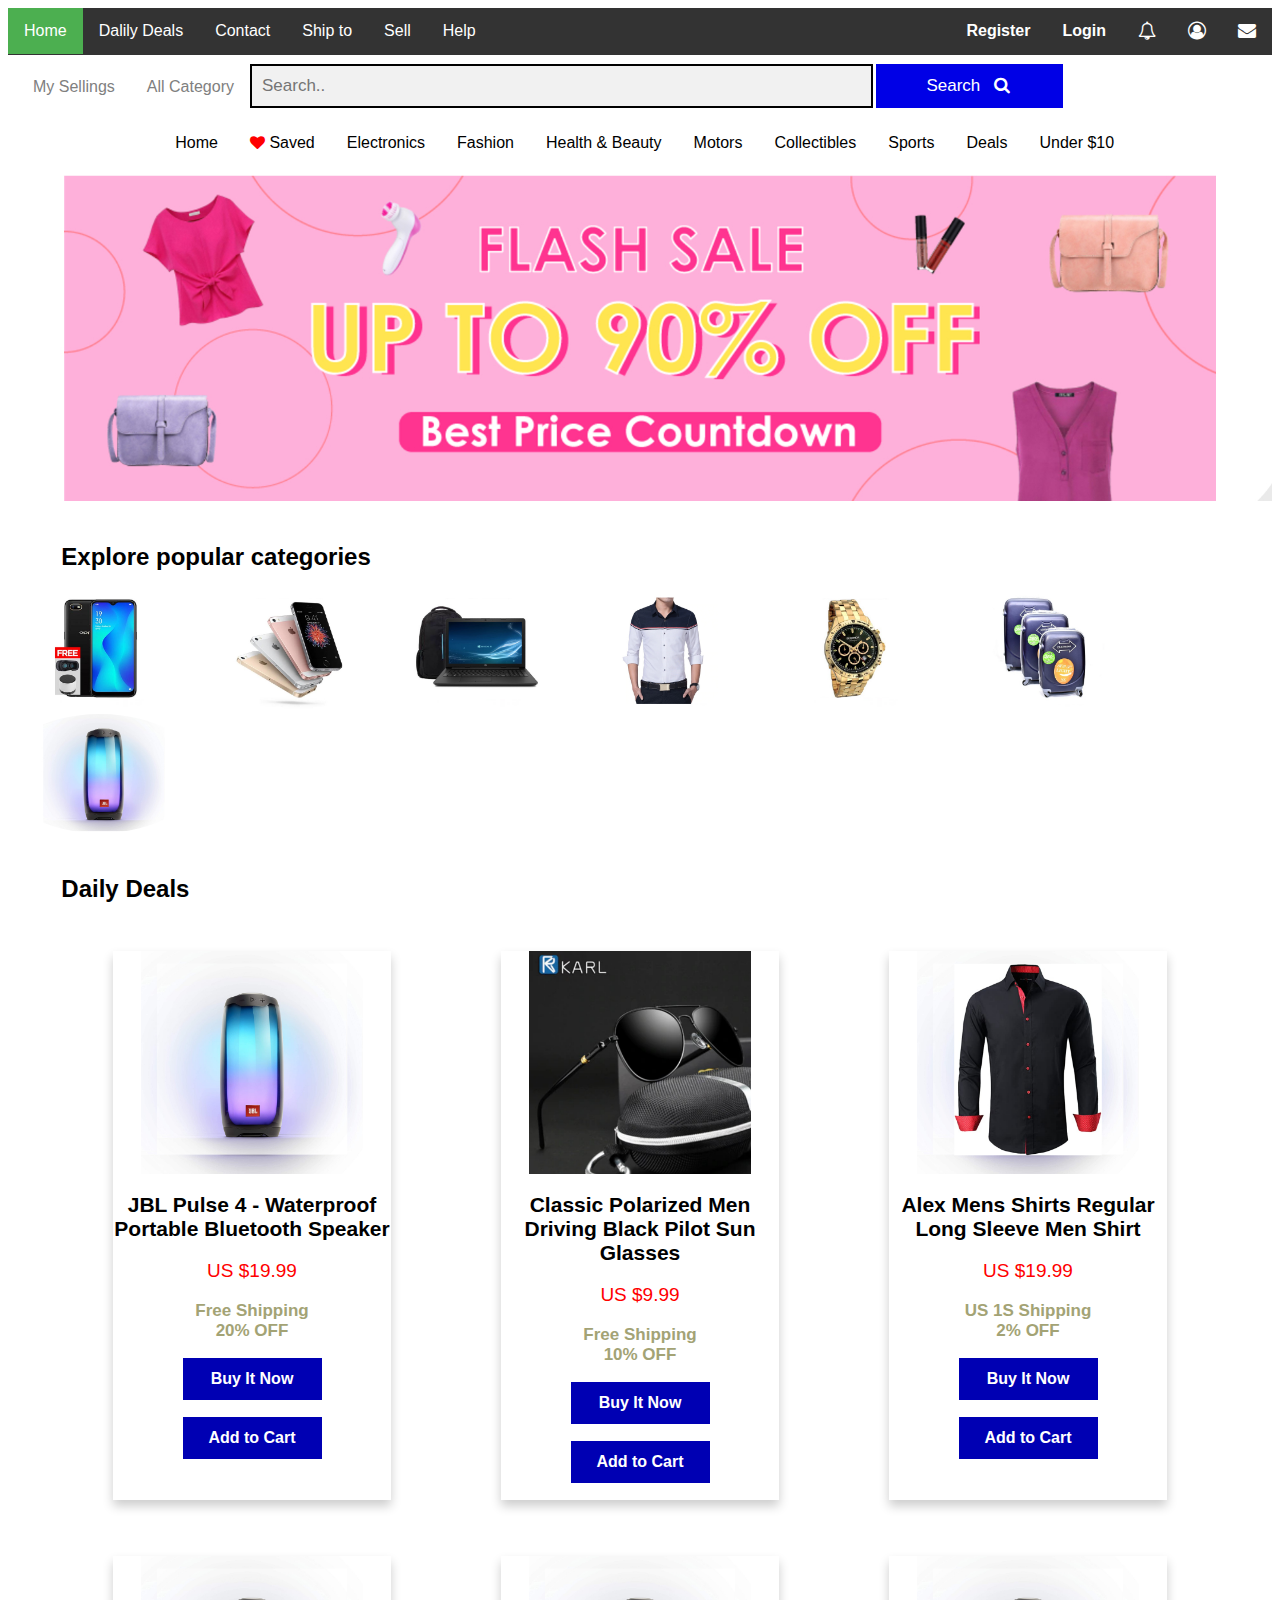
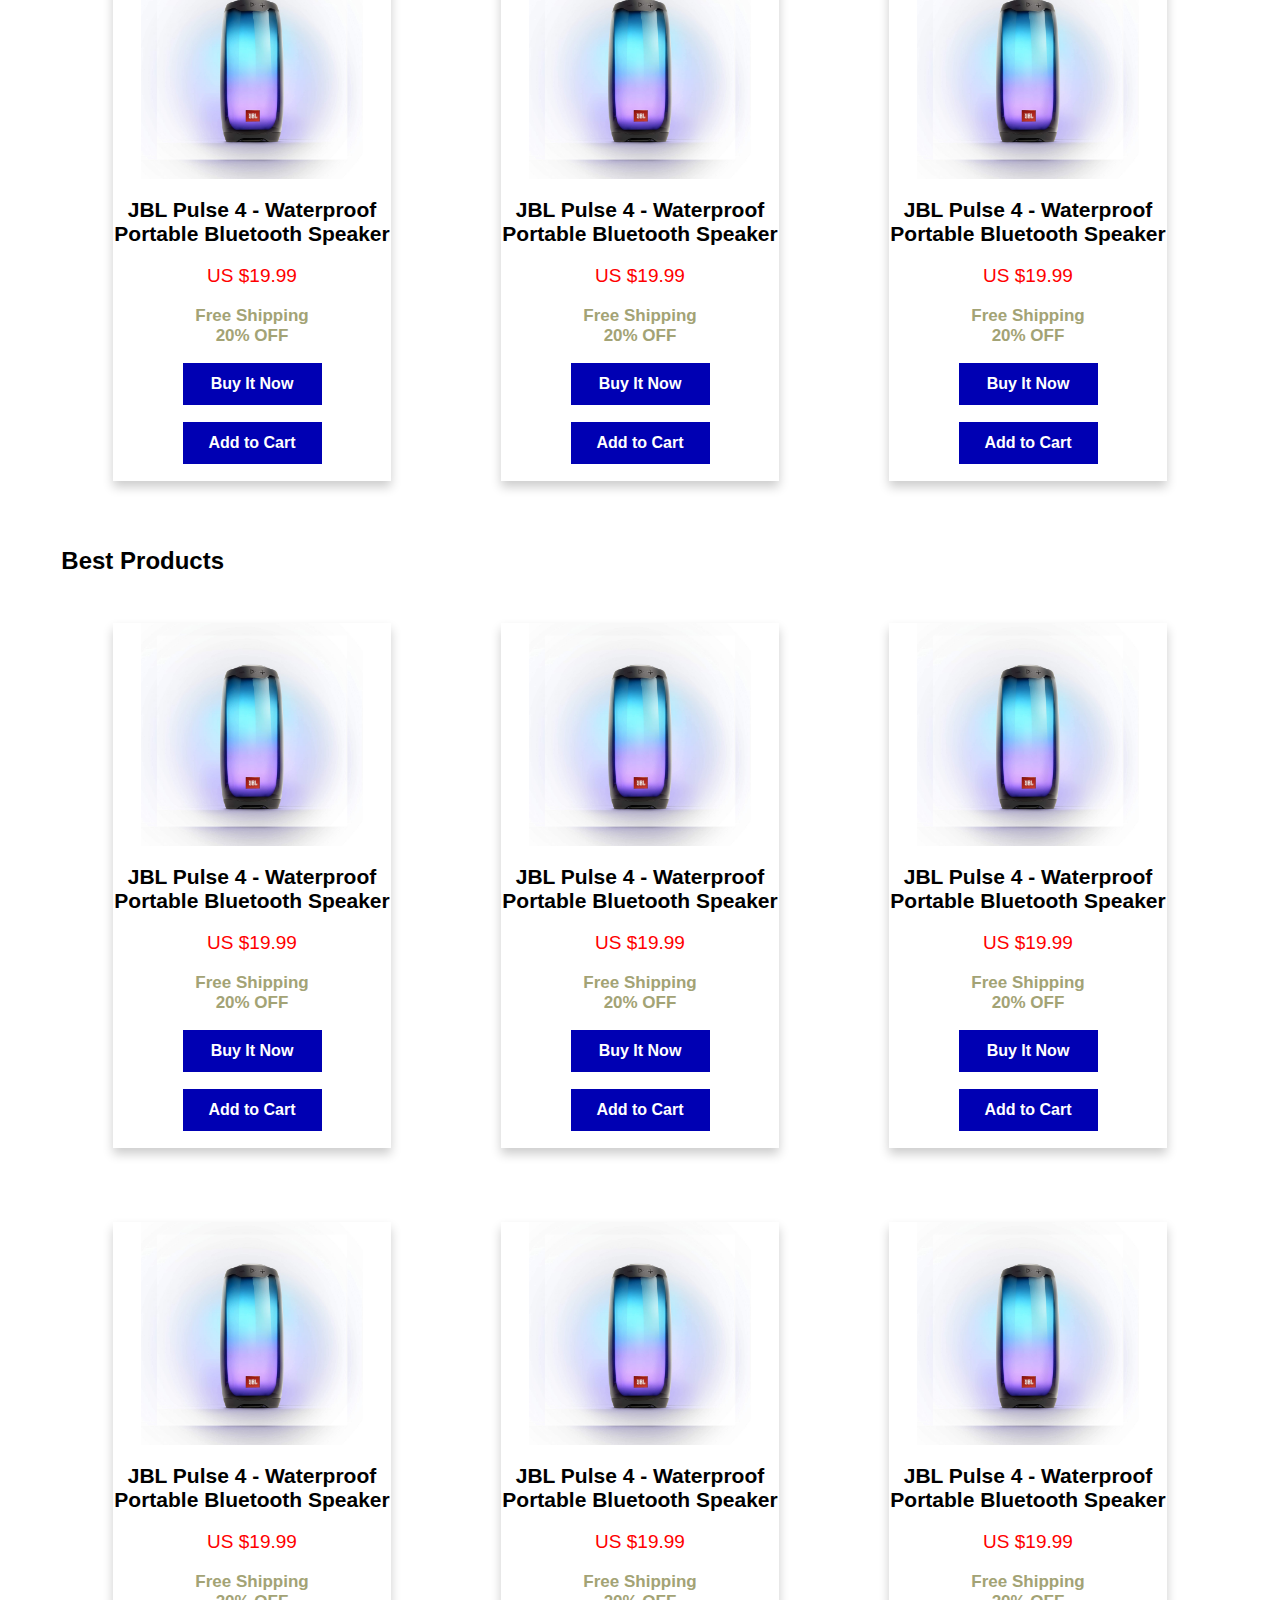
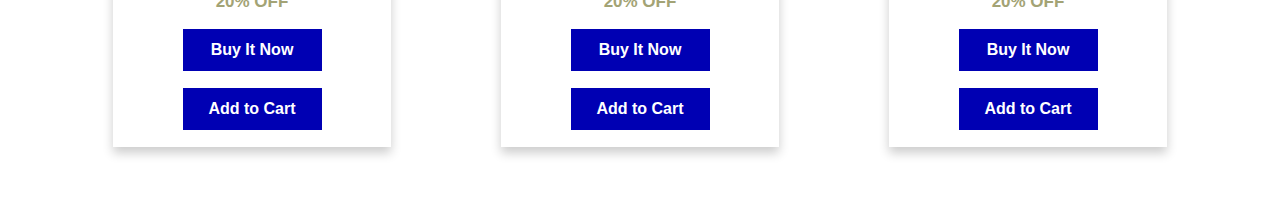
<file: index.html>
<!DOCTYPE html>
<html>
<head>
	<title>Express Way</title>
	<link rel="stylesheet" type="text/css" href="css/home.css">
	<meta name="viewport" content="width=device-width, initial-scale=1">
	<link rel="stylesheet" href="https://cdnjs.cloudflare.com/ajax/libs/font-awesome/4.7.0/css/font-awesome.min.css">

<style>
body {font-family: Arial, Helvetica, sans-serif;}
</style>

</head>
<body>

	<ul>
  		<li><a class="active" href="index.html">Home</a></li>
  		<li><a href="#news">Dalily Deals</a></li>
  		<li><a href="#contact">Contact</a></li>
  		<li><a href="#contact">Ship to</a></li>
  		<li><a href="#contact">Sell</a></li>
  		<li><a href="#contact">Help</a></li>

  		<li style="float:right"><a href="#cart"><i class="fa fa-envelope" style="font-size:18px;color:white"></i>
  		<li style="float:right"><a href="#cart"><i class="fa fa-user-circle-o" style="font-size:18px;color:white"></i>
  		<li style="float:right"><a href="#Notification"><i class="fa fa-bell-o" style="font-size:18px;color:white"></i>
  		<li style="float:right"><a href="login.html"><b>Login</b></a></li>
  		<li style="float:right"><a href="register.html"><b>Register</b></a></li></li>
	</ul>


	<ul class="abc">
  	<li><a class="active" href="#hom">My Sellings</a></li>
  	<li><a class="active" href="#hom">All Category</a></li>
  	<form class="example" action="/action_page.php">
  	<input type="text" placeholder="Search.." name="search">
 	<button type="submit">Search &nbsp;&nbsp;<i class="fa fa-search"></i></button>
	</form>
	</ul>


	<ul class="nav2">
  	<li><a class="active" href="#home">&nbsp;&nbsp;&nbsp;&nbsp;&nbsp;&nbsp;&nbsp;&nbsp;&nbsp;&nbsp;&nbsp;&nbsp;&nbsp;&nbsp;&nbsp;&nbsp;&nbsp;&nbsp;&nbsp;&nbsp;&nbsp;&nbsp;&nbsp;&nbsp;&nbsp;&nbsp;&nbsp;&nbsp;&nbsp;&nbsp;&nbsp;&nbsp;Home</a></li>
	<li><a class="active" href="#home"><i class="fa fa-heart" style="font-size:15px;color:red"></i>&nbsp;Saved</a>
  	<li><a class="active" href="#home">Electronics</a></li>
	<li><a class="active" href="#home">Fashion</a>
  	<li><a class="active" href="#home">Health & Beauty</a></li>
	<li><a class="active" href="#home">Motors</a>
	<li><a class="active" href="#home">Collectibles</a>
	<li><a class="active" href="#home">Sports</a>
	<li><a class="active" href="#home">Deals</a>
	<li><a class="active" href="#home">Under $10</a>

	</ul>


	<img src="img/1.jpg" alt="Girl in a jacket"><br><br>


	<h2><B>&nbsp;&nbsp;&nbsp;&nbsp;&nbsp;&nbsp;&nbsp;&nbsp;Explore popular categories</B></h2>
	<img class="round1" src="img/2.jpg" alt="2" style="width:200px">
	<img class="round1" src="img/3.jpg" alt="3" style="width:200px">
	<img class="round1" src="img/4.jpg" alt="4" style="width:200px">
	<img class="round1" src="img/5.jpg" alt="5" style="width:200px">
	<img class="round1" src="img/6.jpg" alt="6" style="width:200px">
	<img class="round1" src="img/7.jpg" alt="7" style="width:200px">
	<img class="round1" src="img/8.jpg" alt="8" style="width:200px">

	<br>
	<br>
	<h2><B>&nbsp;&nbsp;&nbsp;&nbsp;&nbsp;&nbsp;&nbsp;&nbsp;Daily Deals</B></h2><br>

	
<div class="list">
	<div class="card">
  	<img src="img/11.jpg" alt="Denim Jeans" style="width:80%">
  		<h1>JBL Pulse 4 - Waterproof Portable Bluetooth Speaker</h1>
  			<p class="price">US $19.99</p>
  			<p class="description"><b>Free Shipping <br> 20% OFF</b></p>
  			<p><a href="buy.html"><button class="button1"><b>Buy It Now</b></button></a></p>
  			<p><button class="button2"><b>Add to Cart</b></button></p>
	</div>

	<div class="card">
  	<img src="img/12.jpg" alt="Denim Jeans" style="width:80%">
  		<h1>Classic Polarized Men Driving Black Pilot Sun Glasses</h1>
  			<p class="price">US $9.99</p>
  			<p class="description"><b>Free Shipping <br> 10% OFF</b></p>
  			<p><a href="buy.html"><button class="button1"><b>Buy It Now</b></button></a></p>
  			<p><button class="button2"><b>Add to Cart</b></button></p>
	</div>

	<div class="card">
  	<img src="img/13.jpg" alt="Denim Jeans" style="width:80%">
  		<h1>Alex Mens Shirts Regular Long Sleeve Men Shirt</h1>
  			<p class="price">US $19.99</p>
  			<p class="description"><b>US 1S Shipping <br> 2% OFF</b></p>
  			<p><a href="buy.html"><button class="button1"><b>Buy It Now</b></button></a></p>
  			<p><button class="button2"><b>Add to Cart</b></button></p>
	</div>
</div><br><br>


<div class="list">
	<div class="card">
  	<img src="img/11.jpg" alt="Denim Jeans" style="width:80%">
  		<h1>JBL Pulse 4 - Waterproof Portable Bluetooth Speaker</h1>
  			<p class="price">US $19.99</p>
  			<p class="description"><b>Free Shipping <br> 20% OFF</b></p>
  			<p><a href="buy.html"><button class="button1"><b>Buy It Now</b></button></a></p>
  			<p><button class="button2"><b>Add to Cart</b></button></p>
	</div>

	<div class="card">
  	<img src="img/11.jpg" alt="Denim Jeans" style="width:80%">
  		<h1>JBL Pulse 4 - Waterproof Portable Bluetooth Speaker</h1>
  			<p class="price">US $19.99</p>
  			<p class="description"><b>Free Shipping <br> 20% OFF</b></p>
  			<p><a href="buy.html"><button class="button1"><b>Buy It Now</b></button></a></p>
  			<p><button class="button2"><b>Add to Cart</b></button></p>
	</div>

	<div class="card">
  	<img src="img/11.jpg" alt="Denim Jeans" style="width:80%">
  		<h1>JBL Pulse 4 - Waterproof Portable Bluetooth Speaker</h1>
  			<p class="price">US $19.99</p>
  			<p class="description"><b>Free Shipping <br> 20% OFF</b></p>
  			<p><a href="buy.html"><button class="button1"><b>Buy It Now</b></button></a></p>
  			<p><button class="button2"><b>Add to Cart</b></button></p>
	</div>
</div><br><br>

<h2><B>&nbsp;&nbsp;&nbsp;&nbsp;&nbsp;&nbsp;&nbsp;&nbsp;Best Products</B></h2><br>


<div class="list">
	<div class="card">
  	<img src="img/11.jpg" alt="Denim Jeans" style="width:80%">
  		<h1>JBL Pulse 4 - Waterproof Portable Bluetooth Speaker</h1>
  			<p class="price">US $19.99</p>
  			<p class="description"><b>Free Shipping <br> 20% OFF</b></p>
  			<p><a href="buy.html"><button class="button1"><b>Buy It Now</b></button></a></p>
  			<p><button class="button2"><b>Add to Cart</b></button></p>
	</div>

	<div class="card">
  	<img src="img/11.jpg" alt="Denim Jeans" style="width:80%">
  		<h1>JBL Pulse 4 - Waterproof Portable Bluetooth Speaker</h1>
  			<p class="price">US $19.99</p>
  			<p class="description"><b>Free Shipping <br> 20% OFF</b></p>
  			<p><a href="buy.html"><button class="button1"><b>Buy It Now</b></button></a></p>
  			<p><button class="button2"><b>Add to Cart</b></button></p>
	</div>

	<div class="card">
  	<img src="img/11.jpg" alt="Denim Jeans" style="width:80%">
  		<h1>JBL Pulse 4 - Waterproof Portable Bluetooth Speaker</h1>
  			<p class="price">US $19.99</p>
  			<p class="description"><b>Free Shipping <br> 20% OFF</b></p>
  			<p><a href="buy.html"><button class="button1"><b>Buy It Now</b></button></a></p>
  			<p><button class="button2"><b>Add to Cart</b></button></p>
	</div>
</div><br><br><br>


<div class="list">
	<div class="card">
  	<img src="img/11.jpg" alt="Denim Jeans" style="width:80%">
  		<h1>JBL Pulse 4 - Waterproof Portable Bluetooth Speaker</h1>
  			<p class="price">US $19.99</p>
  			<p class="description"><b>Free Shipping <br> 20% OFF</b></p>
  			<p><a href="buy.html"><button class="button1"><b>Buy It Now</b></button></a></p>
  			<p><button class="button2"><b>Add to Cart</b></button></p>
	</div>

	<div class="card">
  	<img src="img/11.jpg" alt="Denim Jeans" style="width:80%">
  		<h1>JBL Pulse 4 - Waterproof Portable Bluetooth Speaker</h1>
  			<p class="price">US $19.99</p>
  			<p class="description"><b>Free Shipping <br> 20% OFF</b></p>
  			<p><a href="buy.html"><button class="button1"><b>Buy It Now</b></button></a></p>
  			<p><button class="button2"><b>Add to Cart</b></button></p>
	</div>

	<div class="card">
  	<img src="img/11.jpg" alt="Denim Jeans" style="width:80%">
  		<h1>JBL Pulse 4 - Waterproof Portable Bluetooth Speaker</h1>
  			<p class="price">US $19.99</p>
  			<p class="description"><b>Free Shipping <br> 20% OFF</b></p>
  			<p><a href="buy.html"><button class="button1"><b>Buy It Now</b></button></a></p>
  			<p><button class="button2"><b>Add to Cart</b></button></p>
	</div>
</div><br><br><br>

</body>
</html
</file>
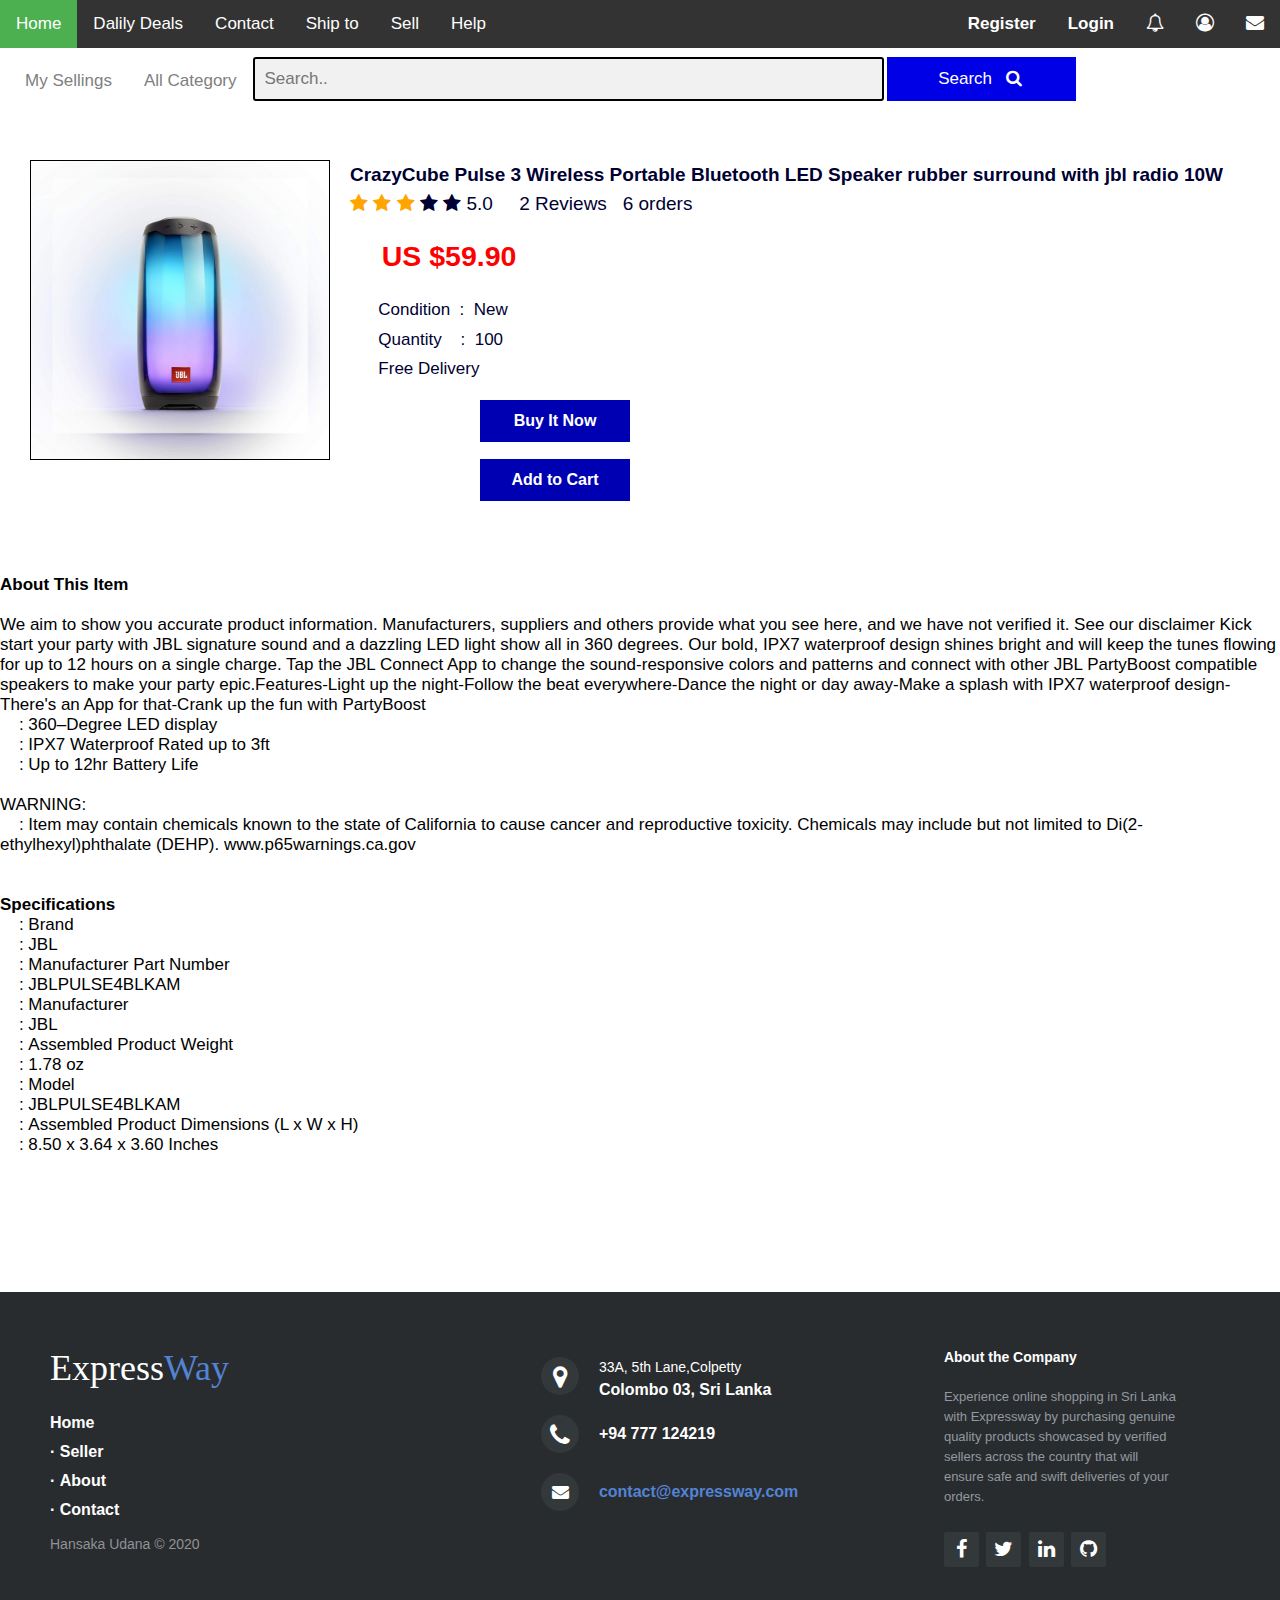
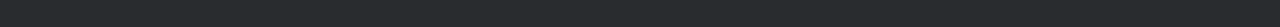
<file: buy.html>
<!DOCTYPE html>
<html>
<head>
	<title>Buy</title>
	<meta name="viewport" content="width=device-width, initial-scale=1">
	<link rel="stylesheet" href="https://cdnjs.cloudflare.com/ajax/libs/font-awesome/4.7.0/css/font-awesome.min.css">
	<link rel="stylesheet" type="text/css" href="css/buy.css">

	<style>
		body {font-family: Arial, Helvetica, sans-serif;}
	</style>


</head>
<body>

	<ul>
  		<li><a class="active" href="index.html">Home</a></li>
  		<li><a href="#news">Dalily Deals</a></li>
  		<li><a href="contact.html">Contact</a></li>
  		<li><a href="#contact">Ship to</a></li>
  		<li><a href="#contact">Sell</a></li>
  		<li><a href="#contact">Help</a></li>

  		<li style="float:right"><a href="#cart"><i class="fa fa-envelope" style="font-size:18px;color:white"></i>
  		<li style="float:right"><a href="#cart"><i class="fa fa-user-circle-o" style="font-size:18px;color:white"></i>
  		<li style="float:right"><a href="#Notification"><i class="fa fa-bell-o" style="font-size:18px;color:white"></i>
  		<li style="float:right"><a href="login.html"><b>Login</b></a></li>
  		<li style="float:right"><a href="register.html"><b>Register</b></a></li></li>
	</ul>


	<ul class="abc">
  	<li><a class="active" href="#hom">My Sellings</a></li>
  	<li><a class="active" href="#hom">All Category</a></li>
  	<form class="example" action="/action_page.php">
  	<input type="text" placeholder="Search.." name="search">
 	<button type="submit">Search &nbsp;&nbsp;<i class="fa fa-search"></i></button>
	</form>
	</ul>

  <br>
  <div class="maindiv">
  <div class="geeks"> 
        <img src= "img/11.jpg" alt="Geeks Image" /> 
  </div> 

  <div class="description">
  <b>CrazyCube Pulse 3 Wireless Portable Bluetooth LED Speaker rubber surround with jbl radio 10W</b><br>
      <span class="fa fa-star checked"></span>
      <span class="fa fa-star checked"></span>
      <span class="fa fa-star checked"></span>
      <span class="fa fa-star"></span>
      <span class="fa fa-star"></span> 5.0 &nbsp;&nbsp;&nbsp;&nbsp;2 Reviews &nbsp;&nbsp;6 orders
      <br>
            <h2 style="color: red;"><b>&nbsp;&nbsp;&nbsp;&nbsp;US $59.90</b></h2>
      <p style="font-size: 17px;">&nbsp;&nbsp;&nbsp;&nbsp;&nbsp;&nbsp;Condition&nbsp;&nbsp;:&nbsp;&nbsp;New
      <br>
      &nbsp;&nbsp;&nbsp;&nbsp;&nbsp;&nbsp;Quantity&nbsp;&nbsp;&nbsp;&nbsp;:&nbsp;&nbsp;100<br>
      &nbsp;&nbsp;&nbsp;&nbsp;&nbsp;&nbsp;Free Delivery</p>
      <div class="card">
        <p><a href="payment.html"><button class="button1"><b>Buy It Now</b></button></a></p>
        <p><a href="payment.html"><button class="button2"><b>Add to Cart</b></button></a></p>
  </div>

  </div>
  </div>

  <br>
  <br>
  <p><B>About This Item</B><br><br>
We aim to show you accurate product information. Manufacturers, suppliers and others provide what you see here, and we have not verified it. See our disclaimer
Kick start your party with JBL signature sound and a dazzling LED light show all in 360 degrees. Our bold, IPX7 waterproof design shines bright and will keep the tunes flowing for up to 12 hours on a single charge. Tap the JBL Connect App to change the sound-responsive colors and patterns and connect with other JBL PartyBoost compatible speakers to make your party epic.Features-Light up the night-Follow the beat everywhere-Dance the night or day away-Make a splash with IPX7 waterproof design-There's an App for that-Crank up the fun with PartyBoost<br>
&nbsp;&nbsp;&nbsp;&nbsp;:&nbsp;360–Degree LED display<br>
&nbsp;&nbsp;&nbsp;&nbsp;:&nbsp;IPX7 Waterproof Rated up to 3ft<br>
&nbsp;&nbsp;&nbsp;&nbsp;:&nbsp;Up to 12hr Battery Life<br><br>
WARNING:<br>
&nbsp;&nbsp;&nbsp;&nbsp;:&nbsp;Item may contain chemicals known to the state of California to cause cancer and reproductive toxicity. Chemicals may include but not limited to Di(2-ethylhexyl)phthalate (DEHP). www.p65warnings.ca.gov<br><br><br>

<b>Specifications</b><br>
&nbsp;&nbsp;&nbsp;&nbsp;:&nbsp;Brand <br>
&nbsp;&nbsp;&nbsp;&nbsp;:&nbsp;JBL<br>
&nbsp;&nbsp;&nbsp;&nbsp;:&nbsp;Manufacturer Part Number  <br>
&nbsp;&nbsp;&nbsp;&nbsp;:&nbsp;JBLPULSE4BLKAM<br>
&nbsp;&nbsp;&nbsp;&nbsp;:&nbsp;Manufacturer<br>  
&nbsp;&nbsp;&nbsp;&nbsp;:&nbsp;JBL<br>
&nbsp;&nbsp;&nbsp;&nbsp;:&nbsp;Assembled Product Weight  <br>
&nbsp;&nbsp;&nbsp;&nbsp;:&nbsp;1.78 oz<br>
&nbsp;&nbsp;&nbsp;&nbsp;:&nbsp;Model <br>
&nbsp;&nbsp;&nbsp;&nbsp;:&nbsp;JBLPULSE4BLKAM<br>
&nbsp;&nbsp;&nbsp;&nbsp;:&nbsp;Assembled Product Dimensions (L x W x H)  <br>
&nbsp;&nbsp;&nbsp;&nbsp;:&nbsp;8.50 x 3.64 x 3.60 Inches</p><br><br>


<footer class="footer-distributed">
 
    <div class="footer-left">
 
    <h3>Express<span>Way</span></h3>
 
    <p class="footer-links">
    <a href="#">Home</a><br>
  ·
    <a href="#">Seller</a><br>
  ·
    <a href="#">About</a><br>
  ·
    <a href="#">Contact</a>
    </p>
 
    <p class="footer-company-name">Hansaka Udana &copy; 2020</p>
    </div>
 
    <div class="footer-center">
 
    <div>
    <i class="fa fa-map-marker"></i>
    <p><span>33A, 5th Lane,Colpetty</span> Colombo 03, Sri Lanka</p>
    </div>
 
    <div>
    <i class="fa fa-phone"></i>
    <p>+94 777 124219</p>
    </div>
 
    <div>
    <i class="fa fa-envelope"></i>
    <p><a href="mailto:support@company.com">contact@expressway.com</a></p>
    </div>
 
    </div>
 
    <div class="footer-right">
 
    <p class="footer-company-about">
    <span>About the Company</span>
  Experience online shopping in Sri Lanka with Expressway by purchasing genuine quality products showcased by verified sellers across the country that will ensure safe and swift deliveries of your orders.

    </p>
 
    <div class="footer-icons">
 
    <a href="#"><i class="fa fa-facebook"></i></a>
    <a href="#"><i class="fa fa-twitter"></i></a>
    <a href="#"><i class="fa fa-linkedin"></i></a>
    <a href="#"><i class="fa fa-github"></i></a>
 
    </div>
 
    </div>
 
    </footer>

</body>
</html>
</file>
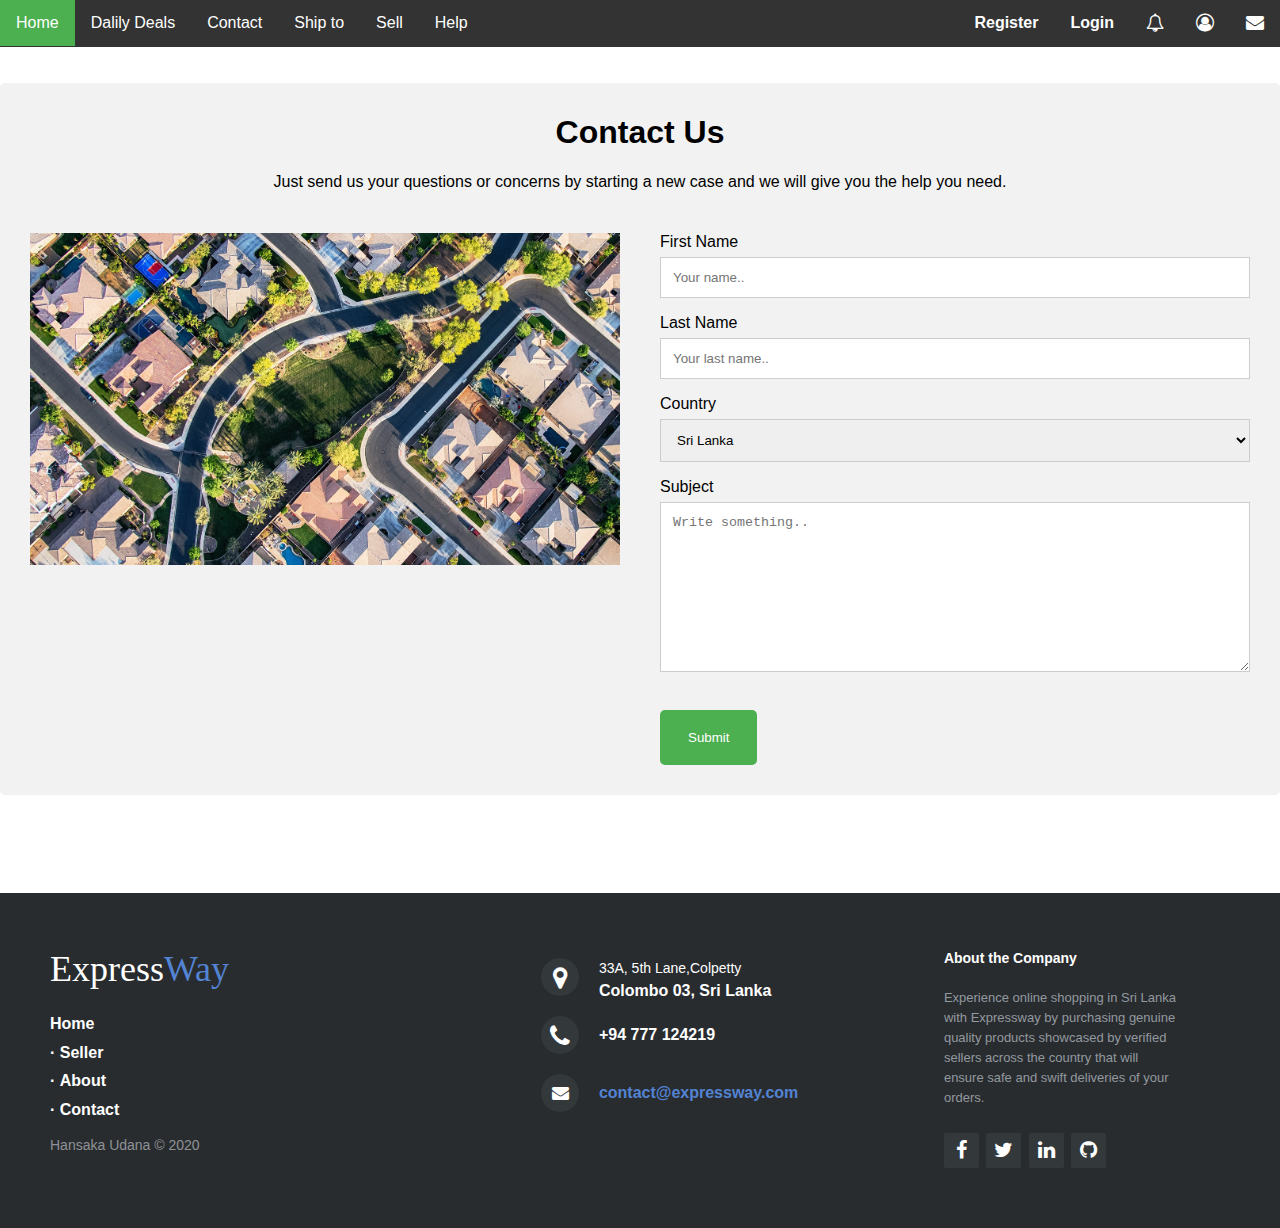
<file: Contact.html>
<!DOCTYPE html>
<html>
<head>
	<link rel="stylesheet" type="text/css" href="css/contact.css">
	<link rel="stylesheet" href="https://cdnjs.cloudflare.com/ajax/libs/font-awesome/4.7.0/css/font-awesome.min.css">
	<link rel="stylesheet" href="http://maxcdn.bootstrapcdn.com/font-awesome/4.2.0/css/font-awesome.min.css">
	<meta name="viewport" content="width=device-width, initial-scale=1">
	<meta name="keywords" content="footer, address, phone, icons" />
	<title>Contact</title>

	<style>
		body {font-family: Arial, Helvetica, sans-serif;}
	</style>

</head>
<body>

		<ul>
  		<li><a class="active" href="index.html">Home</a></li>
  		<li><a href="#news">Dalily Deals</a></li>
  		<li><a href="contact.html">Contact</a></li>
  		<li><a href="#contact">Ship to</a></li>
  		<li><a href="#contact">Sell</a></li>
  		<li><a href="#contact">Help</a></li>

  		<li style="float:right"><a href="#cart"><i class="fa fa-envelope" style="font-size:18px;color:white"></i>
  		<li style="float:right"><a href="#cart"><i class="fa fa-user-circle-o" style="font-size:18px;color:white"></i>
  		<li style="float:right"><a href="#Notification"><i class="fa fa-bell-o" style="font-size:18px;color:white"></i>
  		<li style="float:right"><a href="login.html"><b>Login</b></a></li>
  		<li style="float:right"><a href="register.html"><b>Register</b></a></li></li>
	</ul>

<br><br>

<div class="container">
  <div style="text-align:center">
    <h1>Contact Us</h1>
    <p>Just send us your questions or concerns by starting a new case and we will give you the help you need.</p>
  </div>
  <div class="row">
    <div class="column">
      <a href="https://www.google.lk/maps/dir//Negombo/@7.1896135,79.7882131,12z/data=!4m8!4m7!1m0!1m5!1m1!1s0x3ae2ee9c6bb2f73b:0xa51626e908186f3e!2m2!1d79.8736754!2d7.2007968"><img src="img/map.png" style="width:100%"></a>
    </div>
    <div class="column">
      <form action="/action_page.php">
        <label for="fname">First Name</label>
        <input type="text" id="fname" name="firstname" placeholder="Your name..">
        <label for="lname">Last Name</label>
        <input type="text" id="lname" name="lastname" placeholder="Your last name..">
        <label for="country">Country</label>
        <select id="country" name="country">
          <option value="australia">Sri Lanka</option>
          <option value="canada">India</option>
          <option value="usa">USA</option>
        </select>
        <label for="subject">Subject</label>
        <textarea id="subject" name="subject" placeholder="Write something.." style="height:170px"></textarea><br><br>
        <input type="submit" value="Submit">
      </form>
    </div>
  </div>
</div><br>


<footer class="footer-distributed">
 
		<div class="footer-left">
 
		<h3>Express<span>Way</span></h3>
 
		<p class="footer-links">
		<a href="#">Home</a><br>
	·
		<a href="#">Seller</a><br>
	·
		<a href="#">About</a><br>
	·
		<a href="#">Contact</a>
		</p>
 
		<p class="footer-company-name">Hansaka Udana &copy; 2020</p>
		</div>
 
		<div class="footer-center">
 
		<div>
		<i class="fa fa-map-marker"></i>
		<p><span>33A, 5th Lane,Colpetty</span> Colombo 03, Sri Lanka</p>
		</div>
 
		<div>
		<i class="fa fa-phone"></i>
		<p>+94 777 124219</p>
		</div>
 
		<div>
		<i class="fa fa-envelope"></i>
		<p><a href="mailto:support@company.com">contact@expressway.com</a></p>
		</div>
 
		</div>
 
		<div class="footer-right">
 
		<p class="footer-company-about">
		<span>About the Company</span>
	Experience online shopping in Sri Lanka with Expressway by purchasing genuine quality products showcased by verified sellers across the country that will ensure safe and swift deliveries of your orders.

		</p>
 
		<div class="footer-icons">
 
		<a href="#"><i class="fa fa-facebook"></i></a>
		<a href="#"><i class="fa fa-twitter"></i></a>
		<a href="#"><i class="fa fa-linkedin"></i></a>
		<a href="#"><i class="fa fa-github"></i></a>
 
		</div>
 
		</div>
 
		</footer>


</body>
</html>
</file>
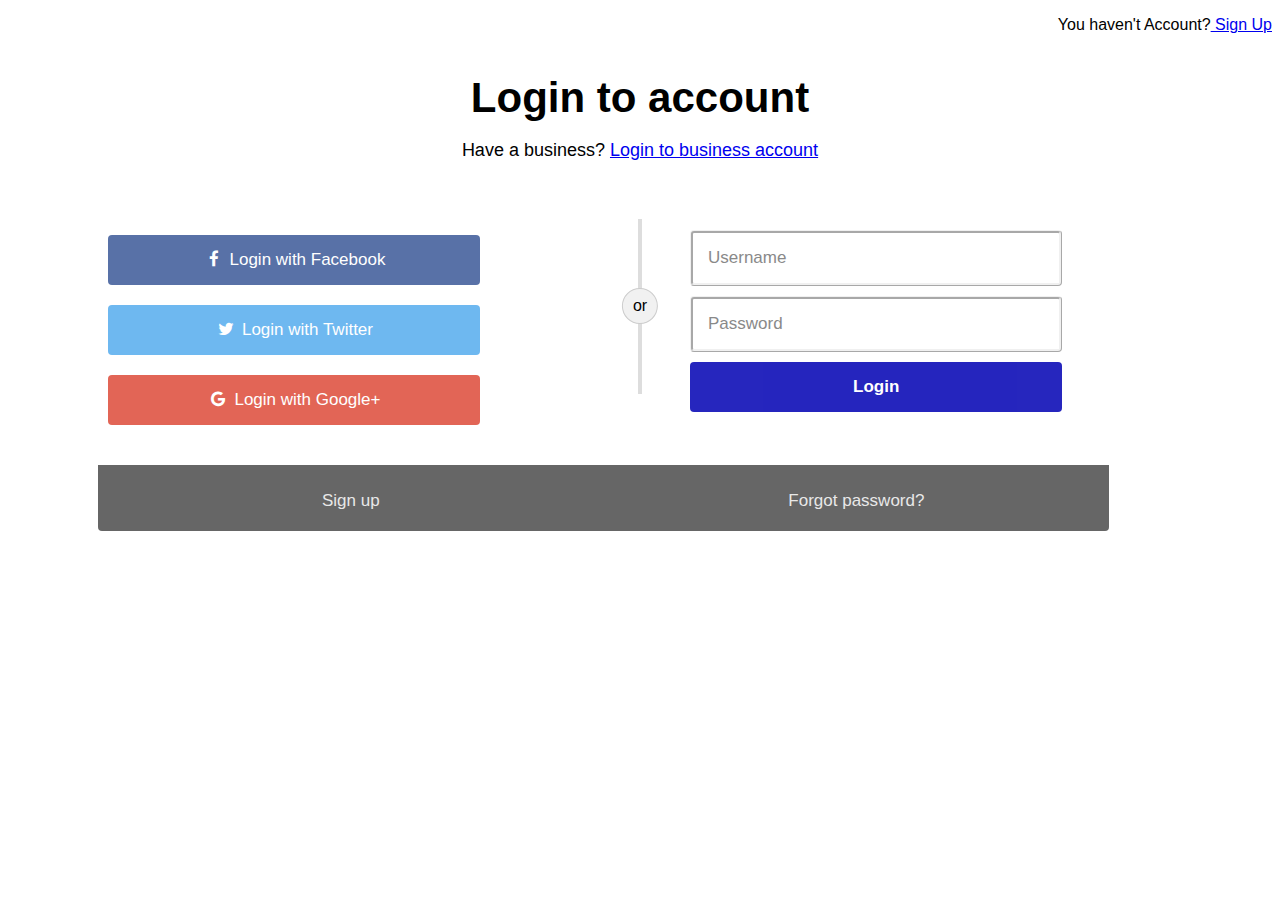
<file: login.html>
<!DOCTYPE html>
<html>
<head>
	<title>Login Page</title>
		<link rel="stylesheet" type="text/css" href="css/register.css">
	<meta name="viewport" content="width=device-width, initial-scale=1">
<link rel="stylesheet" href="https://cdnjs.cloudflare.com/ajax/libs/font-awesome/4.7.0/css/font-awesome.min.css">

</head>
<body>
	<P style="text-align: right;">You haven't Account?<a href="register.html"> Sign Up</a></P>
	<p style="font-size:42px; text-align: center; margin: 40px 0px 8px;"><b>Login to account</b></p>
	<p style="font-size:18px; text-align: center;">Have a business? <a href="#">Login to business account</a></p>



	<div class="container">
  <form action="/action_page.php">
    <div class="row">
      <h2 style="text-align:center"></h2>
      <div class="vl">
        <span class="vl-innertext">or</span>
      </div>

      <div class="col">
        <a style="style="text-align: right;"" href="#" class="fb btn">
          <i class="fa fa-facebook fa-fw"></i> Login with Facebook
         </a>
        <a href="#" class="twitter btn">
          <i class="fa fa-twitter fa-fw"></i> Login with Twitter
        </a>
        <a href="#" class="google btn"><i class="fa fa-google fa-fw">
          </i> Login with Google+
        </a>
      </div>

      <div class="col">
        <div class="hide-md-lg">
          <p>Or sign in manually:</p>
        </div>

        <input style="border-style: ridge;" type="text" name="username" placeholder="Username" required>
        <input style="border-style: ridge;" type="password" name="password" placeholder="Password" required>
        <input type="submit" value="Login">
      </div>
      
    </div>
  </form>
</div>

<div class="bottom-container">
  <div class="row">
    <div class="col">
      <a href="#" style="color:white" class="btn">Sign up</a>
    </div>
    <div class="col">
      <a href="#" style="color:white" class="btn">Forgot password?</a>
    </div>
  </div>
</div>
</html>
</file>
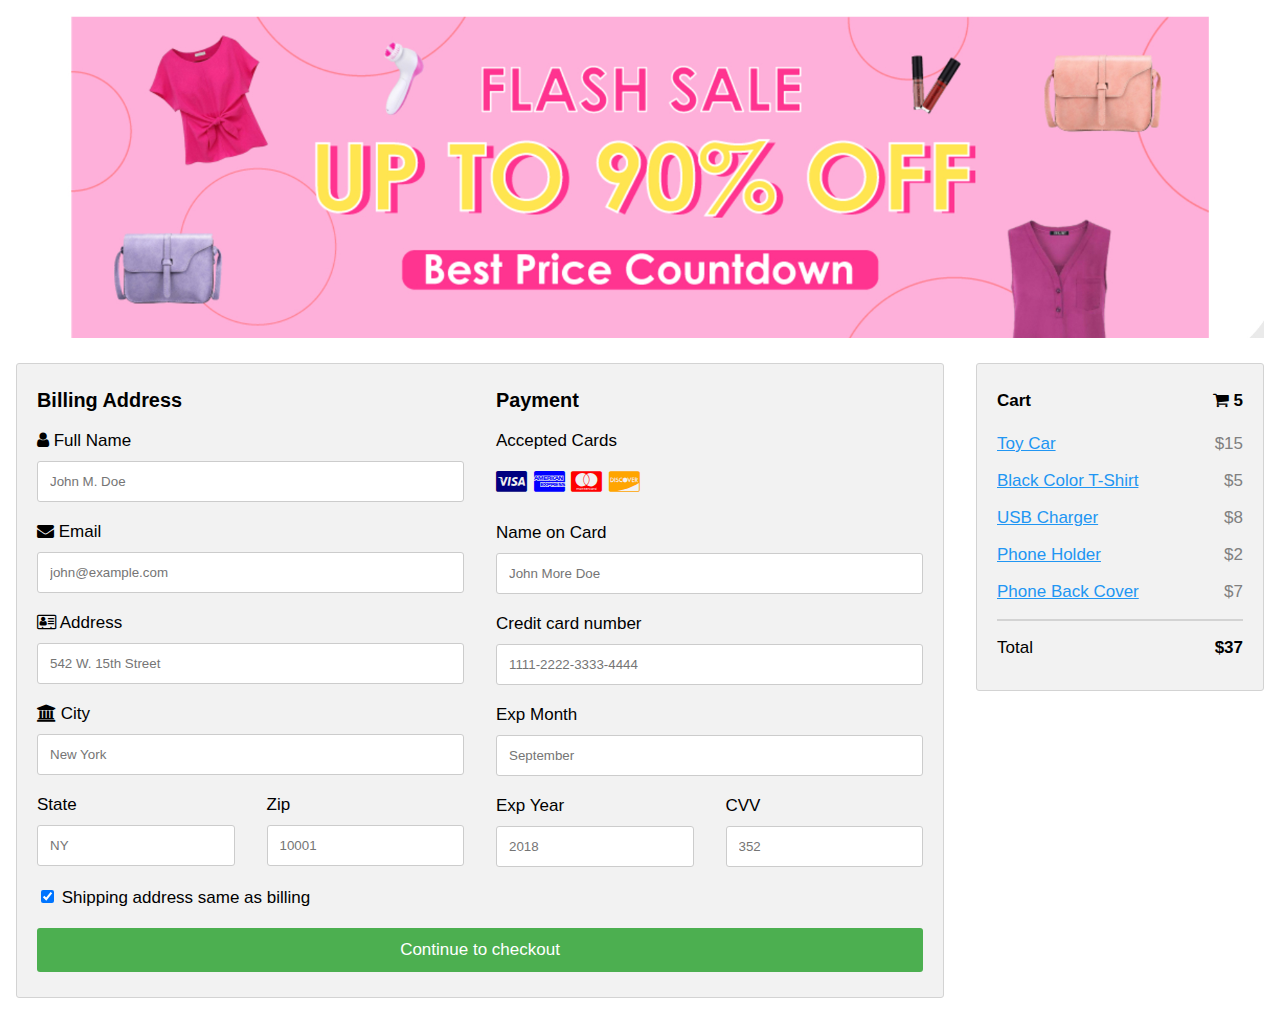
<file: payment.html>
<!DOCTYPE html>
<html>
<head>
<meta name="viewport" content="width=device-width, initial-scale=1">
	<link rel="stylesheet" href="https://cdnjs.cloudflare.com/ajax/libs/font-awesome/4.7.0/css/font-awesome.min.css">

<style>
	
	
body {
  font-family: Arial;
  font-size: 17px;
  padding: 8px;
}

* {
  box-sizing: border-box;
}

.row {
  display: -ms-flexbox; /* IE10 */
  display: flex;
  -ms-flex-wrap: wrap; /* IE10 */
  flex-wrap: wrap;
  margin: 0 -16px;
}

.col-25 {
  -ms-flex: 25%; /* IE10 */
  flex: 25%;
}

.col-50 {
  -ms-flex: 50%; /* IE10 */
  flex: 50%;
}

.col-75 {
  -ms-flex: 75%; /* IE10 */
  flex: 75%;
}

.col-25,
.col-50,
.col-75 {
  padding: 0 16px;
}

.container {
  background-color: #f2f2f2;
  padding: 5px 20px 15px 20px;
  border: 1px solid lightgrey;
  border-radius: 3px;
}

input[type=text] {
  width: 100%;
  margin-bottom: 20px;
  padding: 12px;
  border: 1px solid #ccc;
  border-radius: 3px;
}

label {
  margin-bottom: 10px;
  display: block;
}

.icon-container {
  margin-bottom: 20px;
  padding: 7px 0;
  font-size: 24px;
}

.btn {
  background-color: #4CAF50;
  color: white;
  padding: 12px;
  margin: 10px 0;
  border: none;
  width: 100%;
  border-radius: 3px;
  cursor: pointer;
  font-size: 17px;
}

.btn:hover {
  background-color: #45a049;
}

a {
  color: #2196F3;
}

hr {
  border: 1px solid lightgrey;
}

span.price {
  float: right;
  color: grey;
}

/* Responsive layout - when the screen is less than 800px wide, make the two columns stack on top of each other instead of next to each other (also change the direction - make the "cart" column go on top) */
@media (max-width: 800px) {
  .row {
    flex-direction: column-reverse;
  }
  .col-25 {
    margin-bottom: 20px;
  }
}

img {
  width: 100%;
}


</style>


	<title>Payment</title>
</head>
<body>

	<img src="img/1.jpg" alt="Girl in a jacket"><br><br>

	<div class="row">
  <div class="col-75">
    <div class="container">
      <form action="/action_page.php">
      
        <div class="row">
          <div class="col-50">
            <h3>Billing Address</h3>
            <label for="fname"><i class="fa fa-user"></i> Full Name</label>
            <input type="text" id="fname" name="firstname" placeholder="John M. Doe">
            <label for="email"><i class="fa fa-envelope"></i> Email</label>
            <input type="text" id="email" name="email" placeholder="john@example.com">
            <label for="adr"><i class="fa fa-address-card-o"></i> Address</label>
            <input type="text" id="adr" name="address" placeholder="542 W. 15th Street">
            <label for="city"><i class="fa fa-institution"></i> City</label>
            <input type="text" id="city" name="city" placeholder="New York">

            <div class="row">
              <div class="col-50">
                <label for="state">State</label>
                <input type="text" id="state" name="state" placeholder="NY">
              </div>
              <div class="col-50">
                <label for="zip">Zip</label>
                <input type="text" id="zip" name="zip" placeholder="10001">
              </div>
            </div>
          </div>

          <div class="col-50">
            <h3>Payment</h3>
            <label for="fname">Accepted Cards</label>
            <div class="icon-container">
              <i class="fa fa-cc-visa" style="color:navy;"></i>
              <i class="fa fa-cc-amex" style="color:blue;"></i>
              <i class="fa fa-cc-mastercard" style="color:red;"></i>
              <i class="fa fa-cc-discover" style="color:orange;"></i>
            </div>
            <label for="cname">Name on Card</label>
            <input type="text" id="cname" name="cardname" placeholder="John More Doe">
            <label for="ccnum">Credit card number</label>
            <input type="text" id="ccnum" name="cardnumber" placeholder="1111-2222-3333-4444">
            <label for="expmonth">Exp Month</label>
            <input type="text" id="expmonth" name="expmonth" placeholder="September">
            <div class="row">
              <div class="col-50">
                <label for="expyear">Exp Year</label>
                <input type="text" id="expyear" name="expyear" placeholder="2018">
              </div>
              <div class="col-50">
                <label for="cvv">CVV</label>
                <input type="text" id="cvv" name="cvv" placeholder="352">
              </div>
            </div>
          </div>
          
        </div>
        <label>
          <input type="checkbox" checked="checked" name="sameadr"> Shipping address same as billing
        </label>
        <input type="submit" value="Continue to checkout" class="btn">
      </form>
    </div>
  </div>
  <div class="col-25">
    <div class="container">
      <h4>Cart <span class="price" style="color:black"><i class="fa fa-shopping-cart"></i> <b>5</b></span></h4>
      <p><a href="#">Toy Car</a> <span class="price">$15</span></p>
      <p><a href="#">Black Color T-Shirt</a> <span class="price">$5</span></p>
      <p><a href="#">USB Charger</a> <span class="price">$8</span></p>
      <p><a href="#">Phone Holder</a> <span class="price">$2</span></p>
      <p><a href="#">Phone Back Cover</a> <span class="price">$7</span></p>
      <hr>
      <p>Total <span class="price" style="color:black"><b>$37</b></span></p>
    </div>
  </div>
</div>

</body>
</html>
</file>
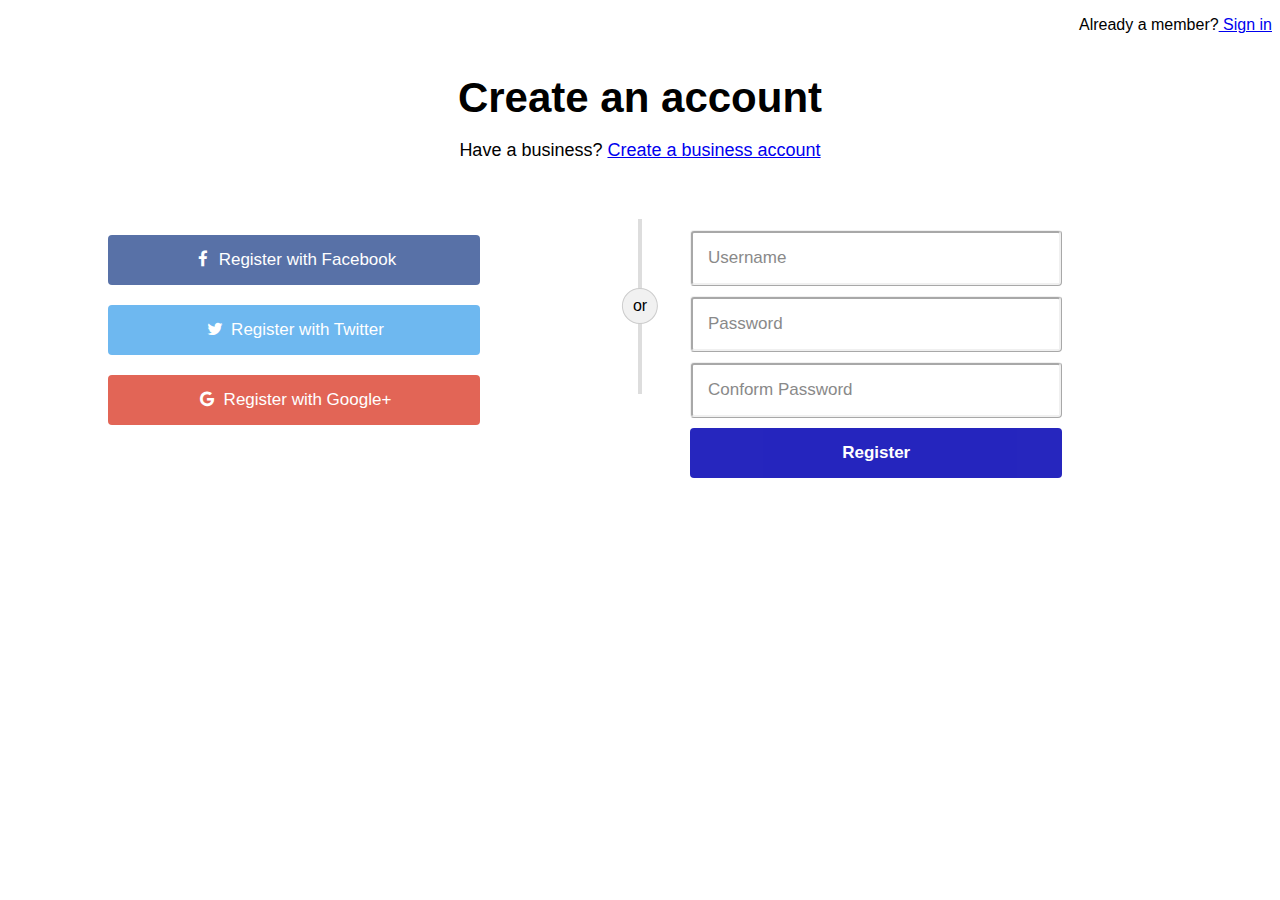
<file: register.html>
<!DOCTYPE html>
<html>
<head>
	<title>Register Page</title>
	<link rel="stylesheet" type="text/css" href="css/register.css">
	<meta name="viewport" content="width=device-width, initial-scale=1">
<link rel="stylesheet" href="https://cdnjs.cloudflare.com/ajax/libs/font-awesome/4.7.0/css/font-awesome.min.css">

</head>
<body>
	<P style="text-align: right;">Already a member?<a href="login.html"> Sign in</a></P>
	<p style="font-size:42px; text-align: center; margin: 40px 0px 8px;"><b>Create an account</b></p>
	<p style="font-size:18px; text-align: center;">Have a business? <a href="#">Create a business account</a></p>



	<div class="container">
  <form action="/action_page.php">
    <div class="row">
      <h2 style="text-align:center"></h2>
      <div class="vl">
        <span class="vl-innertext">or</span>
      </div>

      <div class="col">
        <a style="style="text-align: right;"" href="#" class="fb btn">
          <i class="fa fa-facebook fa-fw"></i> Register with Facebook
         </a>
        <a href="#" class="twitter btn">
          <i class="fa fa-twitter fa-fw"></i> Register with Twitter
        </a>
        <a href="#" class="google btn"><i class="fa fa-google fa-fw">
          </i> Register with Google+
        </a>
      </div>

      <div class="col">
        <div class="hide-md-lg">
          <p>Or sign in manually:</p>
        </div>

        <input style="border-style: ridge;" type="text" name="username" placeholder="Username" required>
        <input style="border-style: ridge;" type="password" name="password" placeholder="Password" required>
        <input style="border-style: ridge;" type="password" name="repassword" placeholder="Conform Password" required>
        <input type="submit" value="Register">
      </div>
      
    </div>
  </form>
</div>


</body>
</html>
</file>
<file: css/home.css>
@font-face {
  font-family: 'MicrosoftSansSerif';
  src: url('../inc/micross.ttf') format('truetype');
  font-weight: normal;
  font-style: normal;
}




ul {
  list-style-type: none;
  margin: 0;
  padding: 0;
  overflow: hidden;
  background-color: #333;
}

li {
  float: left;
}

li:last-child {
  border-right: none;
}

li a {
  display: block;
  color: white;
  text-align: center;
  padding: 14px 16px;
  text-decoration: none;
}

li a:hover:not(.active) {
  background-color: #111;
  font-weight: bold;
}

.active {
  background-color: #4CAF50;

}


/*Search Bar*/
* {
  box-sizing: border-box;
}

form.example input[type=text] {
  padding: 10px;
  font-size: 17px;
  border: 2px solid black;
  float: left;
  width: 50%;
  background: #f1f1f1;
}

form.example button {
  float: left;
  width: 15%;
  margin: 0px 3px;
  padding: 10px;
  background: #0000e6;
  color: white;
  font-size: 17px;
  border: 2px solid #0000e6;
  border-left: none;
  cursor: pointer;
}

form.exampxsle button:hover {
  background: #0b7dda;
}

form.example::after {
  content: "";
  clear: both;
  display: table;
}



/*Bar 2*/
.abc {
  list-style-type: none;
  margin:8px;
  padding: 1px;
  overflow: hidden;
  background-color: #ffffff;
}

.abc li {
  float: left;
}

.abc li:last-child {
  border-right: none;
}

.abc li a {
  display: block;
  color: white;
  text-align: center;
  padding: 14px 16px;
  text-decoration: none;
}

.abc li a:hover:not(.active) {
  background-color: #ffffff;
  color: gray;
}

.abc .active {
  background-color: #ffffff;
    color:  gray;
}


/*nav2*/
.nav2 {
  list-style-type: none;
  margin:8px;
  padding: 1px;
  overflow: hidden;
  background-color: #ffffff;
}

.nav2 li {
  float: left;
}

.nav2 li:last-child {
  border-right: none;
}

.nav2 li a {
  display: block;
  color: white;
  text-align: center;
  padding: 14px 16px;
  text-decoration: none;
}

.nav2 li a:hover:not(.active) {
  background-color: #ffffff;
  color: black;

}

.nav2 .active {
  background-color: #ffffff;
    color:  black;

}



img {
  width: 100%;
}

.round1{
  border-radius: 50%;
  margin: 0px -8px;
}


.list{
  display: flex;
  margin: 10px 50px;
  padding: 0px;
}



/*Product List*/


.card {
  box-shadow: 0 6px 10px 0 rgba(0, 0, 0, 0.2);
  max-width: 300px;
  margin: 0px 55px;
  text-align: center;
  font-size: 17px; 
}

.card h1{
  font-size: 21px; 
}


.price {
  color: red;
  font-size: 19px;
}

.card button {
  border: 0px;
  outline: 0;
  padding: 12px 5px;
  color: white;
  background-color: #0000b3;
  text-align: center;
  cursor: pointer;
  width: 50%;
  font-size: 16px;
}

.button2{
  background-color: red;
}

.description{
  color: #a3a375;
}

.card button:hover {
  opacity: 0.7;
}
</file>
<file: css/buy.css>
@font-face {
  font-family: 'MicrosoftSansSerif';
  src: url('../inc/micross.ttf') format('truetype');
  font-weight: normal;
  font-style: normal;
}




ul {
  list-style-type: none;
  margin: 0;
  padding: 0;
  overflow: hidden;
  background-color: #333;
}

li {
  float: left;
}

li:last-child {
  border-right: none;
}

li a {
  display: block;
  color: white;
  text-align: center;
  padding: 14px 16px;
  text-decoration: none;
}

li a:hover:not(.active) {
  background-color: #111;
  font-weight: bold;
}

.active {
  background-color: #4CAF50;

}


/*Search Bar*/
* {
  box-sizing: border-box;
}

form.example input[type=text] {
  padding: 10px;
  font-size: 17px;
  border: 2px solid black;
  float: left;
  width: 50%;
  background: #f1f1f1;
}

form.example button {
  float: left;
  width: 15%;
  margin: 0px 3px;
  padding: 10px;
  background: #0000e6;
  color: white;
  font-size: 17px;
  border: 2px solid #0000e6;
  border-left: none;
  cursor: pointer;
}

form.exampxsle button:hover {
  background: #0b7dda;
}

form.example::after {
  content: "";
  clear: both;
  display: table;
}



/*Bar 2*/
.abc {
  list-style-type: none;
  margin:8px;
  padding: 1px;
  overflow: hidden;
  background-color: #ffffff;
}

.abc li {
  float: left;
}

.abc li:last-child {
  border-right: none;
}

.abc li a {
  display: block;
  color: white;
  text-align: center;
  padding: 14px 16px;
  text-decoration: none;
}

.abc li a:hover:not(.active) {
  background-color: #ffffff;
  color: gray;
}

.abc .active {
  background-color: #ffffff;
    color:  gray;
}





body {
  font-family: Arial;
  font-size: 17px;
  padding: 8px;
}

* {
  box-sizing: border-box;
}

.row {
  display: -ms-flexbox; /* IE10 */
  display: flex;
  -ms-flex-wrap: wrap; /* IE10 */
  flex-wrap: wrap;
  margin: 0 -16px;
}

.col-25 {
  -ms-flex: 25%; /* IE10 */
  flex: 25%;
}

.col-50 {
  -ms-flex: 50%; /* IE10 */
  flex: 50%;
}

.col-75 {
  -ms-flex: 75%; /* IE10 */
  flex: 75%;
}

.col-25,
.col-50,
.col-75 {
  padding: 0 16px;
}

.container {
  background-color: #f2f2f2;
  padding: 5px 20px 15px 20px;
  border: 1px solid lightgrey;
  border-radius: 3px;
}

input[type=text] {
  width: 100%;
  margin-bottom: 20px;
  padding: 12px;
  border: 1px solid #ccc;
  border-radius: 3px;
}

label {
  margin-bottom: 10px;
  display: block;
}

.icon-container {
  margin-bottom: 20px;
  padding: 7px 0;
  font-size: 24px;
}

.btn {
  background-color: #4CAF50;
  color: white;
  padding: 12px;
  margin: 10px 0;
  border: none;
  width: 100%;
  border-radius: 3px;
  cursor: pointer;
  font-size: 17px;
}

.btn:hover {
  background-color: #45a049;
}

a {
  color: #2196F3;
}

hr {
  border: 1px solid lightgrey;
}

span.price {
  float: right;
  color: grey;
}

/* Responsive layout - when the screen is less than 800px wide, make the two columns stack on top of each other instead of next to each other (also change the direction - make the "cart" column go on top) */
@media (max-width: 800px) {
  .row {
    flex-direction: column-reverse;
  }
  .col-25 {
    margin-bottom: 20px;
  }
}


.maindiv{
    display: flex;
    padding: 0px;
    margin: 0px 10px;
}


.description{
    margin: 10px 15px 0px 0px;
    font-size: 19px;
    line-height: 22pt;
    color: #000033;
}


/* auto zooming image */
   .geeks { 
        width: 300px; 
        height: 300px; 
        overflow: hidden; 
        margin: 10px 20px; 
    } 
       
    .geeks img { 
        width: 100%; 
        height: 100%;
        transition: 0.7s all ease-in-out; 
        border: 1px black;
        border-style: ridge;
    } 
       
    .geeks:hover img { 
        transform: scale(1.4); 
    } 




.checked {
  color: orange;
}

.card {
  max-width: 300px;
  margin: 0px 55px;
  text-align: center;
  font-size: 17px; 
}

.card h1{
  font-size: 21px; 
}


.price {
  color: red;
  font-size: 19px;
}

.card button {
  border: 0px;
  outline: 0;
  padding: 12px 5px;
  color: white;
  background-color: #0000b3;
  text-align: center;
  cursor: pointer;
  width: 50%;
  font-size: 16px;
}



.card button:hover {
  opacity: 0.7;
}



body {
  margin: 0;
  padding: 0;
}
.main {
  max-height: 550px;;
  background-color: #292c2f;
  color: white;
  font-size: 38pt;
  text-align: center;
  line-height: 550px;
}
footer{
  bottom: 0;
}
.footer-distributed{
  background-color: #292c2f;
  box-shadow: 0 1px 1px 0 rgba(0, 0, 0, 0.12);
  box-sizing: border-box;
  width: 100%;
  text-align: left;
  font: bold 16px sans-serif;
 
  padding: 55px 50px;
  margin-top: 80px;
}
 
.footer-distributed .footer-left,
.footer-distributed .footer-center,
.footer-distributed .footer-right{
  display: inline-block;
  vertical-align: top;
}
 
.footer-distributed .footer-left{
  width: 40%;
}
 
.footer-distributed h3{
  color:  #ffffff;
  font: normal 36px 'Cookie', cursive;
  margin: 0;
}
 
.footer-distributed h3 span{
  color:  #5383d3;
}
 
 
.footer-distributed .footer-links{
  color:  #ffffff;
  margin: 20px 0 12px;
  padding: 0;
}
 
.footer-distributed .footer-links a{
  display:inline-block;
  line-height: 1.8;
  text-decoration: none;
  color:  inherit;
}
 
.footer-distributed .footer-company-name{
  color:  #8f9296;
  font-size: 14px;
  font-weight: normal;
  margin: 0;
}
 
 
.footer-distributed .footer-center{
  width: 35%;
}
 
.footer-distributed .footer-center i{
  background-color:  #33383b;
  color: #ffffff;
  font-size: 25px;
  width: 38px;
  height: 38px;
  border-radius: 50%;
  text-align: center;
  line-height: 42px;
  margin: 10px 15px;
  vertical-align: middle;
}
 
.footer-distributed .footer-center i.fa-envelope{
  font-size: 17px;
  line-height: 38px;
}
 
.footer-distributed .footer-center p{
  display: inline-block;
  color: #ffffff;
  vertical-align: middle;
  margin:0;
}
 
.footer-distributed .footer-center p span{
  display:block;
  font-weight: normal;
  font-size:14px;
  line-height:2;
}
 
.footer-distributed .footer-center p a{
  color:  #5383d3;
  text-decoration: none;;
}
 
.footer-distributed .footer-right{
  width: 20%;
}
 
.footer-distributed .footer-company-about{
  line-height: 20px;
  color:  #92999f;
  font-size: 13px;
  font-weight: normal;
  margin: 0;
}
 
.footer-distributed .footer-company-about span{
  display: block;
  color:  #ffffff;
  font-size: 14px;
  font-weight: bold;
  margin-bottom: 20px;
}
 
.footer-distributed .footer-icons{
  margin-top: 25px;
}
 
.footer-distributed .footer-icons a{
  display: inline-block;
  width: 35px;
  height: 35px;
  cursor: pointer;
  background-color:  #33383b;
  border-radius: 2px;
 
  font-size: 20px;
  color: #ffffff;
  text-align: center;
  line-height: 35px;
 
  margin-right: 3px;
  margin-bottom: 5px;
}
 
 
@media (max-width: 880px) {
 
  .footer-distributed{
    font: bold 14px sans-serif;
  
  }
 
  .footer-distributed .footer-left,
  .footer-distributed .footer-center,
  .footer-distributed .footer-right{
    display: block;
    width: 100%;
    margin-bottom: 40px;
    text-align: center;
  }
 
  .footer-distributed .footer-center i{
    margin-left: 0;
  }
  .main {
    line-height: normal;
    font-size: auto;
  }
 
}
</file>
<file: css/contact.css>
ul {
  list-style-type: none;
  margin: 0;
  padding: 0;
  overflow: hidden;
  background-color: #333;
}

li {
  float: left;
}

li:last-child {
  border-right: none;
}

li a {
  display: block;
  color: white;
  text-align: center;
  padding: 14px 16px;
  text-decoration: none;
}

li a:hover:not(.active) {
  background-color: #111;
  font-weight: bold;
}

.active {
  background-color: #4CAF50;

}



* {
  box-sizing: border-box;
}

/* Style inputs */
input[type=text], select, textarea {
  width: 100%;
  padding: 12px;
  border: 1px solid #ccc;
  margin-top: 6px;
  margin-bottom: 16px;
  resize: vertical;
}

input[type=submit] {
  background-color: #4CAF50;
  color: white;
  padding: 20px 28px;
  border: none;
  cursor: pointer;
  border-radius: 5px;
}

input[type=submit]:hover {
  background-color: #45a049;
}

/* Style the container/contact section */
.container {
  border-radius: 5px;
  background-color: #f2f2f2;
  padding: 10px;
}

/* Create two columns that float next to eachother */
.column {
  float: left;
  width: 50%;
  margin-top: 6px;
  padding: 20px;
}

/* Clear floats after the columns */
.row:after {
  content: "";
  display: table;
  clear: both;
}

/* Responsive layout - when the screen is less than 600px wide, make the two columns stack on top of each other instead of next to each other */
@media screen and (max-width: 600px) {
  .column, input[type=submit] {
    width: 100%;
    margin-top: 0;
  }
}






body {
  margin: 0;
  padding: 0;
}
.main {
  max-height: 550px;;
  background-color: #292c2f;
  color: white;
  font-size: 38pt;
  text-align: center;
  line-height: 550px;
}
footer{
  bottom: 0;
}
.footer-distributed{
  background-color: #292c2f;
  box-shadow: 0 1px 1px 0 rgba(0, 0, 0, 0.12);
  box-sizing: border-box;
  width: 100%;
  text-align: left;
  font: bold 16px sans-serif;
 
  padding: 55px 50px;
  margin-top: 80px;
}
 
.footer-distributed .footer-left,
.footer-distributed .footer-center,
.footer-distributed .footer-right{
  display: inline-block;
  vertical-align: top;
}
 
.footer-distributed .footer-left{
  width: 40%;
}
 
.footer-distributed h3{
  color:  #ffffff;
  font: normal 36px 'Cookie', cursive;
  margin: 0;
}
 
.footer-distributed h3 span{
  color:  #5383d3;
}
 
 
.footer-distributed .footer-links{
  color:  #ffffff;
  margin: 20px 0 12px;
  padding: 0;
}
 
.footer-distributed .footer-links a{
  display:inline-block;
  line-height: 1.8;
  text-decoration: none;
  color:  inherit;
}
 
.footer-distributed .footer-company-name{
  color:  #8f9296;
  font-size: 14px;
  font-weight: normal;
  margin: 0;
}
 
 
.footer-distributed .footer-center{
  width: 35%;
}
 
.footer-distributed .footer-center i{
  background-color:  #33383b;
  color: #ffffff;
  font-size: 25px;
  width: 38px;
  height: 38px;
  border-radius: 50%;
  text-align: center;
  line-height: 42px;
  margin: 10px 15px;
  vertical-align: middle;
}
 
.footer-distributed .footer-center i.fa-envelope{
  font-size: 17px;
  line-height: 38px;
}
 
.footer-distributed .footer-center p{
  display: inline-block;
  color: #ffffff;
  vertical-align: middle;
  margin:0;
}
 
.footer-distributed .footer-center p span{
  display:block;
  font-weight: normal;
  font-size:14px;
  line-height:2;
}
 
.footer-distributed .footer-center p a{
  color:  #5383d3;
  text-decoration: none;;
}
 
.footer-distributed .footer-right{
  width: 20%;
}
 
.footer-distributed .footer-company-about{
  line-height: 20px;
  color:  #92999f;
  font-size: 13px;
  font-weight: normal;
  margin: 0;
}
 
.footer-distributed .footer-company-about span{
  display: block;
  color:  #ffffff;
  font-size: 14px;
  font-weight: bold;
  margin-bottom: 20px;
}
 
.footer-distributed .footer-icons{
  margin-top: 25px;
}
 
.footer-distributed .footer-icons a{
  display: inline-block;
  width: 35px;
  height: 35px;
  cursor: pointer;
  background-color:  #33383b;
  border-radius: 2px;
 
  font-size: 20px;
  color: #ffffff;
  text-align: center;
  line-height: 35px;
 
  margin-right: 3px;
  margin-bottom: 5px;
}
 
 
@media (max-width: 880px) {
 
  .footer-distributed{
    font: bold 14px sans-serif;
  
  }
 
  .footer-distributed .footer-left,
  .footer-distributed .footer-center,
  .footer-distributed .footer-right{
    display: block;
    width: 100%;
    margin-bottom: 40px;
    text-align: center;
  }
 
  .footer-distributed .footer-center i{
    margin-left: 0;
  }
  .main {
    line-height: normal;
    font-size: auto;
  }
 
}
</file>
<file: css/register.css>
@font-face {
  font-family: 'MicrosoftSansSerif';
  src: url('../inc/micross.ttf') format('truetype');
  font-weight: normal;
  font-style: normal;
}



body {
  font-family: Arial, Helvetica, sans-serif;
}

* {
  box-sizing: border-box;
}

/* style the container */
.container {
  position: relative;
  border-radius: 5px;
  background-color: white;
  padding: 20px 0 30px 0;
} 

/* style inputs and link buttons */
input,
.btn {
  width: 70%;
  padding: 15px;
  border: none;
  border-radius: 4px;
  margin: 5px 0;
  opacity: 0.85;
  display: inline-block;
  font-size: 17px;
  line-height: 20px;
  text-decoration: none; /* remove underline from anchors */
}

input:hover,
.btn:hover {
  opacity: 1;
}

/* add appropriate colors to fb, twitter and google buttons */
.fb {
  background-color: #3B5998;
  color: white;
  margin: 10px 50px;
  text-align: center;
}

.twitter {
  background-color: #55ACEE;
  color: white;
    margin: 10px 50px;
      text-align: center;
}

.google {
  background-color: #dd4b39;
  color: white;
    margin: 10px 50px;
      text-align: center;
}

/* style the submit button */
input[type=submit] {
  background-color: #0000b3;
  font-weight: bold;
  color: white;
  cursor: pointer;
}

input[type=submit]:hover {
  background-color: #0000ff;
}

/* Two-column layout */
.col {
  float: left;
  width: 50%;
  margin: auto;
  padding: 0 50px;
  margin-top: 6px;
}

/* Clear floats after the columns */
.row:after {
  content: "";
  display: table;
  clear: both;
}

/* vertical line */
.vl {
  position: absolute;
  left: 50%;
  transform: translate(-50%);
  border: 2px solid #ddd;
  height: 175px;
}

/* text inside the vertical line */
.vl-innertext {
  position: absolute;
  top: 50%;
  transform: translate(-50%, -50%);
  background-color: #f1f1f1;
  border: 1px solid #ccc;
  border-radius: 50%;
  padding: 8px 10px;
}

/* hide some text on medium and large screens */
.hide-md-lg {
  display: none;
}

/* bottom container */
.bottom-container {
  width: 80%;
  text-align: center;
  background-color: #666;
  border-radius: 0px 0px 4px 4px;
    margin: 0px 90px;

}

/* Responsive layout - when the screen is less than 650px wide, make the two columns stack on top of each other instead of next to each other */
@media screen and (max-width: 650px) {
  .col {
    width: 100%;
    margin-top: 0;
  }
  /* hide the vertical line */
  .vl {
    display: none;
  }
  /* show the hidden text on small screens */
  .hide-md-lg {
    display: block;
    text-align: center;
  }
}
</file>
